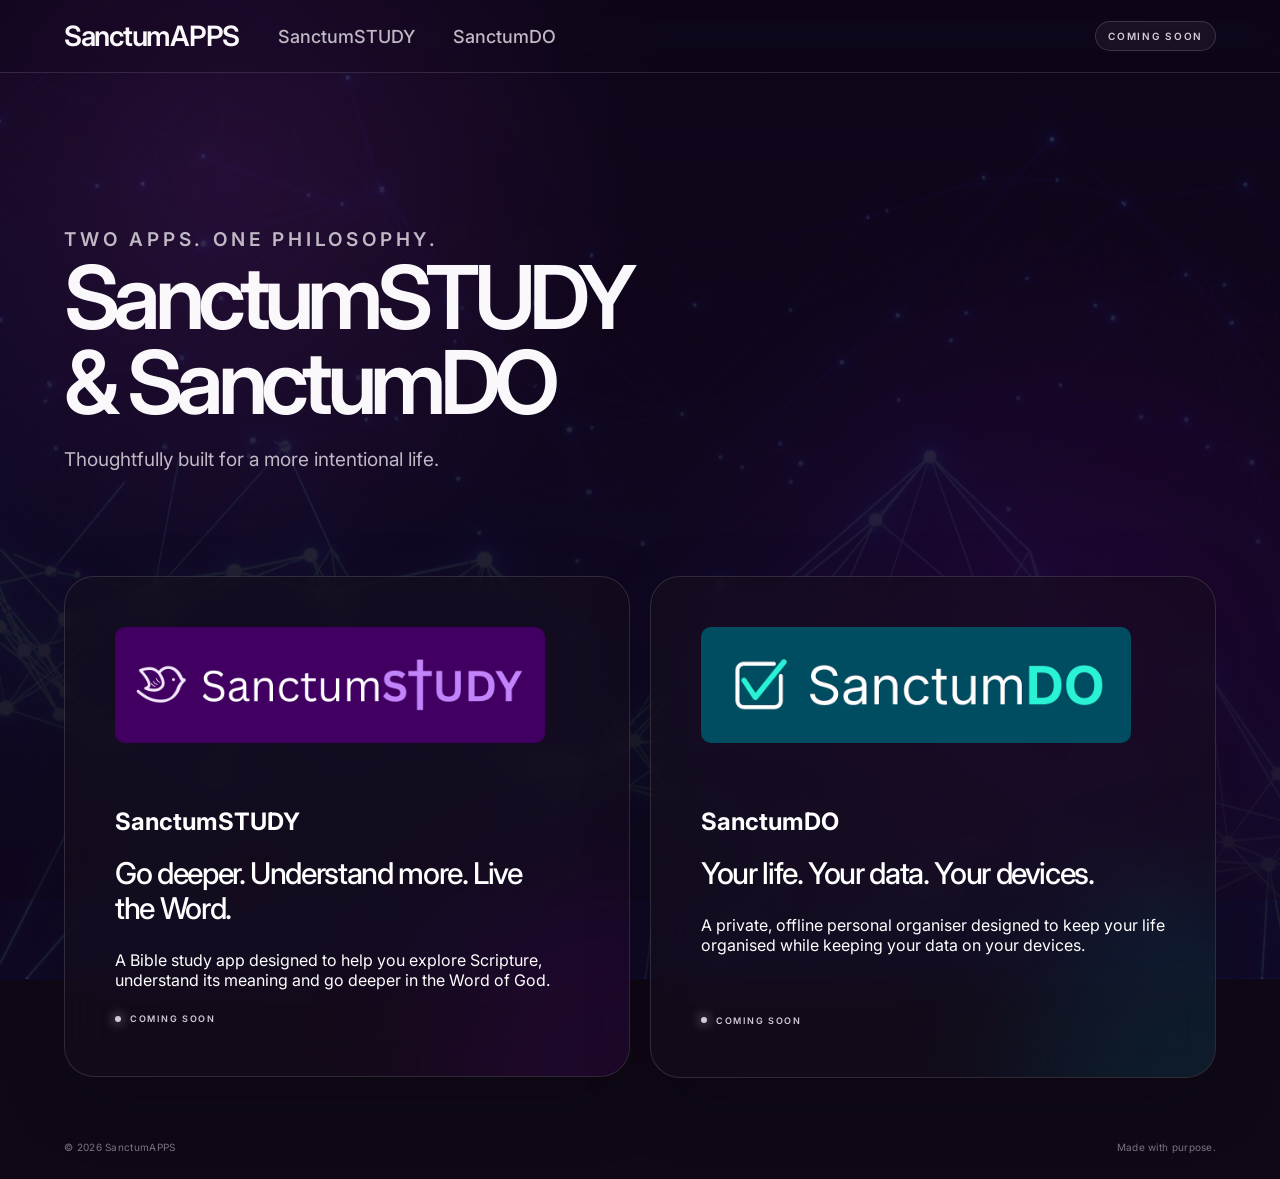
<file: index.html>
<!doctype html>
<html lang="en">
<head>
  <meta charset="utf-8">
  <meta name="viewport" content="width=device-width, initial-scale=1">
  <meta name="theme-color" content="#180d22">
  <meta name="description" content="Discover SanctumSTUDY, a study app with built-in Artificial Intelligence (AI) designed to help you go deeper into studying the Word of God and SanctumDO, a private offline personal organiser that syncs accross your devices. Coming soon from SanctumAPPS.">

  <meta name="twitter:card" content="summary">
  <meta name="twitter:creator" content="SanctupAPPS">
  <meta name="twitter:title" content="SanctumDO & SanctumSTUDY | Built by SanctumAPPS">
  <meta name="twitter:description" content="Thoughtfully built for a more intentional life.">

  <meta property="og:title" content="SanctumSTUDY & SanctumDO | Built by SanctumAPPS">
  <meta property="og:site_name" content="SanctumAPPS">
  <meta property="og:description" content="Discover SanctumSTUDY, a study app with built-in Artificial Intelligence (AI) designed to help you go deeper into studying the Word of God and SanctumDO, a private offline personal organiser that syncs accross your devices. Coming soon from SanctumAPPS.">
  <meta property="og:type" content="website">
  <meta property="og:url" content="https://www.sanctumapps.com/">
  <meta property="og:image" content="https://www.sanctumapps.com/assets/images/og-image.jpg">
  <meta property="og:image:alt" content="SanctumAPPS - SanctumSTUDY & SanctumDO">
  <meta property="og:image:type" content="image/jpeg">
  <meta property="og:image:width" content="1200">
  <meta property="og:image:height" content="630">
  <meta property="og:image:secure_url" content="https://www.sanctumapps.com/assets/images/og-image.jpg">

  <title>SanctumAPPS | SanctumSTUDY & SanctumDO</title>

  <link rel="preconnect" href="https://fonts.googleapis.com">
  <link rel="preconnect" href="https://fonts.gstatic.com" crossorigin>
  <link href="https://fonts.googleapis.com/css2?family=Inter:wght@400;500;600;700&display=swap" rel="stylesheet">

  <link rel="canonical" href="https://www.sanctumapps.com" />

  <link rel="shortcut icon" href="https://sanctumapps.com/favicon.ico" type="image/x-icon" />
  <link rel="mask-icon" href="https://sanctumapps.com/favicon.svg" color="#410061" />

  <link rel="stylesheet" href="./css/styles.css">

  <script type="application/ld+json">
  {
    "@context": "https://schema.org",
    "@graph": [
      {
        "@type": "Organization",
        "name": "SanctumAPPS",
        "url": "https://www.sanctumapps.com/"
      },
      {
        "@type": "SoftwareApplication",
        "name": "SanctumSTUDY",
        "applicationCategory": "EducationalApplication",
        "description": "A Bible study app with built in AI tools designed to help you explore Scripture, understand its meaning and grow deeper in your faith.",
        "operatingSystem": "Android, iOS",
        "brand": {
          "@type": "Brand",
          "name": "Sanctum"
        }
      },      
      {
        "@type": "SoftwareApplication",
        "name": "SanctumDO",
        "applicationCategory": "ProductivityApplication",
        "description": "A private, offline personal organiser designed to keep your life organised while keeping your data on your own devices.",
        "operatingSystem": "Android, iOS, Windows",
        "brand": {
          "@type": "Brand",
          "name": "Sanctum"
        }
      }
    ]
  }
  </script>

</head>

<body class="homepage">
  <div class="page">

    <header class="site-header">
      <div class="header-inner">

        <nav class="main-nav" aria-label="Main navigation">
          <a href="/" class="nav-brand">SanctumAPPS</a>
          <a href="/SanctumSTUDY/" class="nav-link">SanctumSTUDY</a>
          <a href="/SanctumDO/" class="nav-link">SanctumDO</a>
        </nav>

        <div class="header-status">Coming soon</div>

        <button class="menu-toggle" aria-label="Open menu" aria-expanded="false">
          <span></span>
          <span></span>
          <span></span>
        </button>

      </div>
    </header>

    <div class="mobile-menu">
      <button class="mobile-menu-close" aria-label="Close menu">&times;</button>

      <nav aria-label="Mobile navigation">
        <a href="/" class="nav-brand">SanctumAPPS</a>
        <a href="/SanctumSTUDY/" class="nav-link">SanctumSTUDY</a>
        <a href="/SanctumDO/" class="nav-link">SanctumDO</a>
      </nav>

      <div class="mobile-menu-status">Coming soon</div>
    </div>

    <main>
      <section class="intro">
        <p class="eyebrow">Two apps. One philosophy.</p>
        <h1>SanctumSTUDY & SanctumDO</h1>
        <p>Thoughtfully built for a more intentional life.</p>
      </section>

      <section class="apps" aria-label="Sanctum apps">
        <a href="./SanctumSTUDY/" class="whitelink">
          <article class="app study">
            <div class="logo-wrap"><img src="./assets/images/logos/SanctumSTUDY-logo.png" alt="SanctumSTUDY"></div>
            <div class="details">
              <h2>SanctumSTUDY</h2>
              <p class="tagline">Go deeper. Understand more. Live the Word.</p>
              <p>A Bible study app designed to help you explore Scripture, understand its meaning and go deeper in the Word of God.</p>
              <div class="status">Coming soon</div>
            </div>
          </article>
        </a>
        <a href="./SanctumDO/" class="whitelink">
          <article class="app do">
            <div class="logo-wrap"><img src="./assets/images/logos/SanctumDO-logo.png" alt="SanctumDO"></div>
            <div class="details">
              <h2>SanctumDO</h2>
              <p class="tagline">Your life. Your data. Your devices.</p>
              <p>A private, offline personal organiser designed to keep your life organised while keeping your data on your devices.</p>
              <p> &nbsp; </p>
              <div class="status">Coming soon</div>
            </div>
          </article>
        </a>
      </section>
    </main>

    <footer>
      <span>© 2026 SanctumAPPS &nbsp;</span>
      <span> &nbsp; Made with purpose.</span>
    </footer>
  </div>

  <script>
    const menuToggle = document.querySelector('.menu-toggle');
    const mobileMenu = document.querySelector('.mobile-menu');
    const menuClose = document.querySelector('.mobile-menu-close');

    menuToggle.addEventListener('click', () => {
      mobileMenu.classList.add('open');
      menuToggle.setAttribute('aria-expanded', 'true');
      document.body.classList.add('menu-open');
    });

    menuClose.addEventListener('click', () => {
      mobileMenu.classList.remove('open');
      menuToggle.setAttribute('aria-expanded', 'false');
      document.body.classList.remove('menu-open');
    });

    mobileMenu.querySelectorAll('a').forEach(link => {
      link.addEventListener('click', () => {
        mobileMenu.classList.remove('open');
        menuToggle.setAttribute('aria-expanded', 'false');
        document.body.classList.remove('menu-open');
      });
    });
  </script>
    
</body>

</html>
</file>
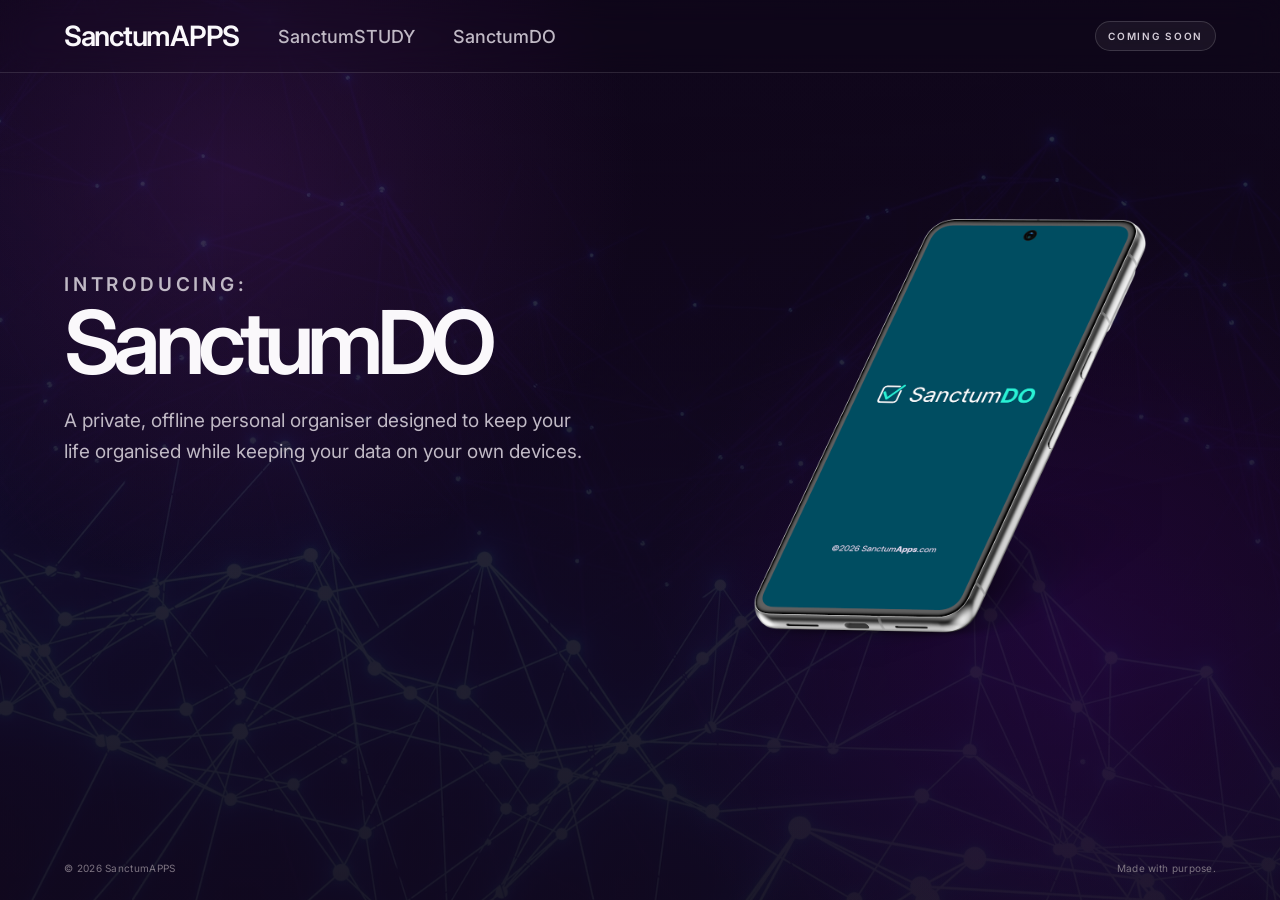
<file: SanctumDO/index.html>
<!doctype html>
<html lang="en">
<head>
  <meta charset="utf-8">
  <meta name="viewport" content="width=device-width, initial-scale=1">
  <meta name="theme-color" content="#180d22">
  <meta name="description" content="Discover SanctumSTUDY, a study app with built-in Artificial Intelligence (AI) designed to help you go deeper into studying the Word of God and SanctumDO, a private offline personal organiser that syncs accross your devices. Coming soon from SanctumAPPS.">

  <meta name="twitter:card" content="summary">
  <meta name="twitter:creator" content="SanctupAPPS">
  <meta name="twitter:title" content="SanctumDO & SanctumSTUDY | Built by SanctumAPPS">
  <meta name="twitter:description" content="Thoughtfully built for a more intentional life.">

  <meta property="og:title" content="SanctumDO & SanctumSTUDY | Built by SanctumAPPS">
  <meta property="og:site_name" content="SanctumAPPS">
  <meta property="og:description" content="Discover SanctumSTUDY, a study app with built-in Artificial Intelligence (AI) designed to help you go deeper into studying the Word of God and SanctumDO, a private offline personal organiser that syncs accross your devices. Coming soon from SanctumAPPS.">
  <meta property="og:type" content="website">
  <meta property="og:url" content="https://www.sanctumapps.com">

  <title>SanctumAPPS | SanctumDO</title>

  <link rel="preconnect" href="https://fonts.googleapis.com">
  <link rel="preconnect" href="https://fonts.gstatic.com" crossorigin>
  <link href="https://fonts.googleapis.com/css2?family=Inter:wght@400;500;600;700&display=swap" rel="stylesheet">

  <link rel="canonical" href="https://www.sanctumapps.com" />

  <link rel="shortcut icon" href="https://sanctumapps.com/favicon.ico" type="image/x-icon" />
  <link rel="mask-icon" href="https://sanctumapps.com/favicon.svg" color="#410061" />

  <link rel="stylesheet" href="../css/styles.css">

  <script type="application/ld+json">
  {
    "@context": "https://schema.org",
    "@graph": [
      {
        "@type": "Organization",
        "name": "SanctumAPPS",
        "url": "https://www.sanctumapps.com/"
      },
      {
        "@type": "SoftwareApplication",
        "name": "SanctumSTUDY",
        "applicationCategory": "EducationalApplication",
        "description": "A Bible study app with built in AI tools designed to help you explore Scripture, understand its meaning and grow deeper in your faith.",
        "operatingSystem": "Android, iOS",
        "brand": {
          "@type": "Brand",
          "name": "Sanctum"
        }
      },      
      {
        "@type": "SoftwareApplication",
        "name": "SanctumDO",
        "applicationCategory": "ProductivityApplication",
        "description": "A private, offline personal organiser designed to keep your life organised while keeping your data on your own devices.",
        "operatingSystem": "Android, iOS, Windows",
        "brand": {
          "@type": "Brand",
          "name": "Sanctum"
        }
      }
    ]
  }
  </script>
</head>

<body>
  <div class="page">

    <header class="site-header">
      <div class="header-inner">

        <nav class="main-nav" aria-label="Main navigation">
          <a href="/" class="nav-brand">SanctumAPPS</a>
          <a href="/SanctumSTUDY/" class="nav-link">SanctumSTUDY</a>
          <a href="/SanctumDO/" class="nav-link">SanctumDO</a>
        </nav>

        <div class="header-status">Coming soon</div>

        <button class="menu-toggle" aria-label="Open menu" aria-expanded="false">
          <span></span>
          <span></span>
          <span></span>
        </button>

      </div>
    </header>

    <div class="mobile-menu">
      <button class="mobile-menu-close" aria-label="Close menu">&times;</button>

      <nav aria-label="Mobile navigation">
        <a href="/" class="nav-brand">SanctumAPPS</a>
        <a href="/SanctumSTUDY/" class="nav-link">SanctumSTUDY</a>
        <a href="/SanctumDO/" class="nav-link">SanctumDO</a>
      </nav>

      <div class="mobile-menu-status">Coming soon</div>
    </div>

    <main>
      <div class="hero">
        <section class="intro">
          <p class="eyebrow">Introducing:</p>
          <h1>SanctumDO</h1>
          <p>A private, offline personal organiser designed to keep your life organised while keeping your data on your own devices.</p>
        </section>

        <section class="intro-image">
          <img src="../assets/images/previews/SanctumDO/launch-preview-raised.png" alt="SanctumSTUDY Preview">
        </section>
      </div>
    </main>

    <footer>
      <span>© 2026 SanctumAPPS &nbsp;</span>
      <span> &nbsp; Made with purpose.</span>
    </footer>
  </div>

  <script>
    const menuToggle = document.querySelector('.menu-toggle');
    const mobileMenu = document.querySelector('.mobile-menu');
    const menuClose = document.querySelector('.mobile-menu-close');

    menuToggle.addEventListener('click', () => {
      mobileMenu.classList.add('open');
      menuToggle.setAttribute('aria-expanded', 'true');
      document.body.classList.add('menu-open');
    });

    menuClose.addEventListener('click', () => {
      mobileMenu.classList.remove('open');
      menuToggle.setAttribute('aria-expanded', 'false');
      document.body.classList.remove('menu-open');
    });

    mobileMenu.querySelectorAll('a').forEach(link => {
      link.addEventListener('click', () => {
        mobileMenu.classList.remove('open');
        menuToggle.setAttribute('aria-expanded', 'false');
        document.body.classList.remove('menu-open');
      });
    });
  </script>

</body>
</html>
</file>
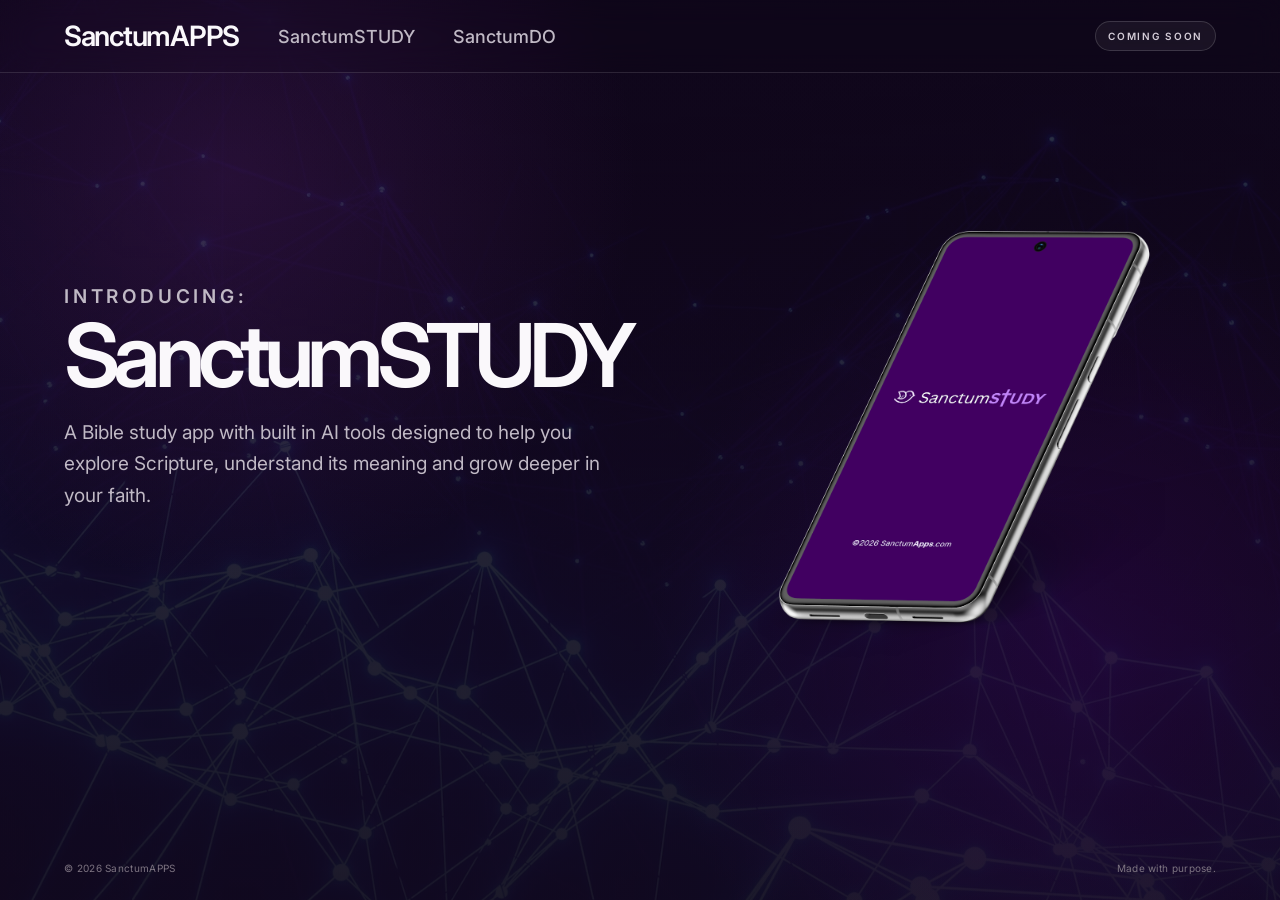
<file: SanctumSTUDY/index.html>
<!doctype html>
<html lang="en">
<head>
  <meta charset="utf-8">
  <meta name="viewport" content="width=device-width, initial-scale=1">
  <meta name="theme-color" content="#180d22">
  <meta name="description" content="Discover SanctumSTUDY, a study app with built-in Artificial Intelligence (AI) designed to help you go deeper into studying the Word of God and SanctumDO, a private offline personal organiser that syncs accross your devices. Coming soon from SanctumAPPS.">

  <meta name="twitter:card" content="summary">
  <meta name="twitter:creator" content="SanctupAPPS">
  <meta name="twitter:title" content="SanctumDO & SanctumSTUDY | Built by SanctumAPPS">
  <meta name="twitter:description" content="Thoughtfully built for a more intentional life.">

  <meta property="og:title" content="SanctumDO & SanctumSTUDY | Built by SanctumAPPS">
  <meta property="og:site_name" content="SanctumAPPS">
  <meta property="og:description" content="Discover SanctumSTUDY, a study app with built-in Artificial Intelligence (AI) designed to help you go deeper into studying the Word of God and SanctumDO, a private offline personal organiser that syncs accross your devices. Coming soon from SanctumAPPS.">
  <meta property="og:type" content="website">
  <meta property="og:url" content="https://www.sanctumapps.com">

  <title>SanctumAPPS | SanctumSTUDY</title>

  <link rel="preconnect" href="https://fonts.googleapis.com">
  <link rel="preconnect" href="https://fonts.gstatic.com" crossorigin>
  <link href="https://fonts.googleapis.com/css2?family=Inter:wght@400;500;600;700&display=swap" rel="stylesheet">

  <link rel="canonical" href="https://www.sanctumapps.com" />

  <link rel="shortcut icon" href="https://sanctumapps.com/favicon.ico" type="image/x-icon" />
  <link rel="mask-icon" href="https://sanctumapps.com/favicon.svg" color="#410061" />

  <link rel="stylesheet" href="../css/styles.css">

  <script type="application/ld+json">
  {
    "@context": "https://schema.org",
    "@graph": [
      {
        "@type": "Organization",
        "name": "SanctumAPPS",
        "url": "https://www.sanctumapps.com/"
      },
      {
        "@type": "SoftwareApplication",
        "name": "SanctumSTUDY",
        "applicationCategory": "EducationalApplication",
        "description": "A Bible study app with built in AI tools designed to help you explore Scripture, understand its meaning and grow deeper in your faith.",
        "operatingSystem": "Android, iOS",
        "brand": {
          "@type": "Brand",
          "name": "Sanctum"
        }
      },      
      {
        "@type": "SoftwareApplication",
        "name": "SanctumDO",
        "applicationCategory": "ProductivityApplication",
        "description": "A private, offline personal organiser designed to keep your life organised while keeping your data on your own devices.",
        "operatingSystem": "Android, iOS, Windows",
        "brand": {
          "@type": "Brand",
          "name": "Sanctum"
        }
      }
    ]
  }
  </script>
</head>

<body>
  <div class="page">

    <header class="site-header">
      <div class="header-inner">

        <nav class="main-nav" aria-label="Main navigation">
          <a href="/" class="nav-brand">SanctumAPPS</a>
          <a href="/SanctumSTUDY/" class="nav-link">SanctumSTUDY</a>
          <a href="/SanctumDO/" class="nav-link">SanctumDO</a>
        </nav>

        <div class="header-status">Coming soon</div>

        <button class="menu-toggle" aria-label="Open menu" aria-expanded="false">
          <span></span>
          <span></span>
          <span></span>
        </button>

      </div>
    </header>

    <div class="mobile-menu">
      <button class="mobile-menu-close" aria-label="Close menu">&times;</button>

      <nav aria-label="Mobile navigation">
        <a href="/" class="nav-brand">SanctumAPPS</a>
        <a href="/SanctumSTUDY/" class="nav-link">SanctumSTUDY</a>
        <a href="/SanctumDO/" class="nav-link">SanctumDO</a>
      </nav>

      <div class="mobile-menu-status">Coming soon</div>
    </div>

    <main>
      <div class="hero">
        <section class="intro">
          <p class="eyebrow">Introducing:</p>
          <h1>SanctumSTUDY</h1>
          <p>A Bible study app with built in AI tools designed to help you explore Scripture, understand its meaning and grow deeper in your faith.</p>
        </section>

        <section class="intro-image">
          <img src="../assets/images/previews/SanctumSTUDY/launch-preview-raised.png" alt="SanctumSTUDY Preview">
        </section>
      </div>
    </main>

    <footer>
      <span>© 2026 SanctumAPPS &nbsp;</span>
      <span> &nbsp; Made with purpose.</span>
    </footer>
  </div>

  <script>
    const menuToggle = document.querySelector('.menu-toggle');
    const mobileMenu = document.querySelector('.mobile-menu');
    const menuClose = document.querySelector('.mobile-menu-close');

    menuToggle.addEventListener('click', () => {
      mobileMenu.classList.add('open');
      menuToggle.setAttribute('aria-expanded', 'true');
      document.body.classList.add('menu-open');
    });

    menuClose.addEventListener('click', () => {
      mobileMenu.classList.remove('open');
      menuToggle.setAttribute('aria-expanded', 'false');
      document.body.classList.remove('menu-open');
    });

    mobileMenu.querySelectorAll('a').forEach(link => {
      link.addEventListener('click', () => {
        mobileMenu.classList.remove('open');
        menuToggle.setAttribute('aria-expanded', 'false');
        document.body.classList.remove('menu-open');
      });
    });
  </script>

</body>
</html>
</file>
<file: css/styles.css>
:root {
  --bg: #180d22;
  --bg-deep: #100816;
  --text: #faf8fb;
  --muted: #c0b9c5;
  --study: #410061;
  --do: #004d61;
  --line: rgba(255,255,255,.13);
}

* {
  box-sizing: border-box;
}

html {
  min-height: 100%;
  background: var(--bg-deep);
}

body {
  margin: 0;
  min-height: 100vh;
  font-family: Inter, system-ui, sans-serif;
  color: var(--text);
  background: var(--bg-deep);
  -webkit-font-smoothing: antialiased;
  overflow-x: hidden;
}

/* --------------------------------------------------
   Background
-------------------------------------------------- */

body::before {
  content: "";
  position: fixed;
  z-index: 0;
  inset: -7%;
  background:
    linear-gradient(rgba(24,13,34,.78), rgba(24,13,34,.88)),
    url("../assets/images/background.avif")
    center / cover no-repeat;
  filter: saturate(.82) contrast(1.05);
  transform: scale(1.03);
}

body::after {
  content: "";
  position: fixed;
  z-index: 0;
  inset: 0;
  background:
    radial-gradient(
      circle at 18% 20%,
      rgba(118,45,145,.22),
      transparent 32%
    ),
    radial-gradient(
      circle at 84% 72%,
      rgba(65,0,97,.30),
      transparent 34%
    ),
    linear-gradient(
      180deg,
      rgba(24,13,34,.10),
      rgba(16,8,22,.40)
    );
  pointer-events: none;
}

/* --------------------------------------------------
   Page
-------------------------------------------------- */

.page {
  position: relative;
  z-index: 1;
  min-height: 100vh;
  padding: 102px clamp(22px,5vw,72px) 26px;
  display: flex;
  flex-direction: column;
}

main,
footer {
  width: 100%;
  max-width: 1320px;
  margin-inline: auto;
}

/* --------------------------------------------------
   Header
-------------------------------------------------- */

.site-header {
  position: fixed;
  top: 0;
  left: 0;
  z-index: 1000;

  width: 100%;
  margin: 0;

  background: rgba(16,8,22,.15);
  border-bottom: 1px solid rgba(255,255,255,.12);

  backdrop-filter: blur(16px);
  -webkit-backdrop-filter: blur(16px);
}

.header-inner {
  width: 100%;
  max-width: 1320px;
  min-height: 72px;
  margin-inline: auto;
  padding: 0 clamp(22px,5vw,72px);

  display: flex;
  align-items: center;
  justify-content: space-between;
  gap: 30px;
}

.main-nav {
  display: flex;
  align-items: center;
  gap: clamp(22px,3vw,42px);
}

.main-nav a {
  color: var(--text);
  text-decoration: none;
  transition: color .25s ease, opacity .25s ease;
}

.nav-brand {
  font-size: 28px;
  font-weight: 600;
  letter-spacing: -.045em;
}

.nav-link {
  color: var(--muted) !important;
  font-size: 18px;
  font-weight: 500;
}

.main-nav a:hover {
  color: #fff !important;
}

.header-status {
  flex-shrink: 0;

  padding: 8px 12px;

  border: 1px solid rgba(255,255,255,.15);
  border-radius: 999px;

  background: rgba(255,255,255,.055);
  backdrop-filter: blur(14px);

  color: #d4cdd8;

  font-size: 10px;
  font-weight: 600;
  letter-spacing: .17em;
  text-transform: uppercase;
}

/* --------------------------------------------------
   Main / Hero
-------------------------------------------------- */

main {
  margin-block: auto;
  padding: 8vh 0 7vh;
}

.hero {
  display: grid;
  grid-template-columns: 1fr 1fr;
  gap: clamp(40px,6vw,100px);
  align-items: start;
  margin-bottom: clamp(44px,7vw,82px);
}

.intro {
  width: 100%;
  max-width: 760px;
  margin: 0;
  padding-top: 50px;
}

.homepage .intro {
  padding-bottom: 100px;
}

.intro-image {
  width: 100%;
  display: flex;
  align-items: center;
  justify-content: center;
}

.intro-image img {
  display: block;
  width: 80%;
  max-width: 600px;
  height: auto;
  border-radius: 24px;
  object-fit: cover;
}

/* --------------------------------------------------
   Typography
-------------------------------------------------- */

.eyebrow {
  margin: 0 0 17px;

  color: #d2a7df;

  font-size: 10px;
  font-weight: 600;
  letter-spacing: .2em;
  text-transform: uppercase;
}

h1 {
  margin: 0 0 20px;

  font-size: clamp(45px,7.3vw,88px);
  line-height: .96;
  letter-spacing: -.075em;
  font-weight: 600;
  text-wrap: balance;
}

.intro p {
  margin: 0;
  max-width: 600px;

  color: var(--muted);

  font-size: clamp(16px,2vw,19px);
  line-height: 1.65;
}

/* --------------------------------------------------
   App Cards
-------------------------------------------------- */

.apps {
  display: grid;
  grid-template-columns: repeat(2,minmax(0,1fr));
  gap: 20px;
}

.app {
  position: relative;

  min-height: 450px;
  padding: clamp(28px,4vw,50px);

  border: 1px solid var(--line);
  border-radius: 30px;

  overflow: hidden;
  isolation: isolate;

  display: flex;
  flex-direction: column;
  justify-content: space-between;

  background: rgba(22,13,27,.62);
  backdrop-filter: blur(20px) saturate(120%);

  box-shadow: 0 25px 70px rgba(0,0,0,.18);

  transition:
    transform .4s cubic-bezier(.2,.8,.2,1),
    border-color .4s ease,
    box-shadow .4s ease;
}

.app::before {
  content: "";
  position: absolute;
  z-index: -1;

  width: 360px;
  height: 360px;

  right: -160px;
  bottom: -180px;

  border-radius: 50%;

  filter: blur(65px);
  opacity: .25;

  transition:
    transform .55s ease,
    opacity .4s ease;
}

.app.do::before {
  background: var(--do);
}

.app.study::before {
  background: var(--study);
}

.app:hover {
  transform: translateY(-9px) scale(1.012);

  border-color: rgba(255,255,255,.25);

  box-shadow: 0 35px 90px rgba(0,0,0,.32);
}

.app:hover::before {
  transform: scale(1.5);
  opacity: .42;
}

.logo-wrap {
  position: relative;
  z-index: 1;

  width: min(100%,430px);
}

.logo-wrap img {
  display: block;
  width: 100%;
  height: auto;
  border-radius: 10px;
}

.details {
  position: relative;
  z-index: 1;
  padding-top: 45px;
}

.whitelink {
  color: #fff;
  text-decoration: none;
}

/* --------------------------------------------------
   App Card Typography
-------------------------------------------------- */

.tagline {
  margin: 0 0 24px;
  max-width: 440px;

  font-size: clamp(20px,3vw,30px);
  line-height: 1.16;
  letter-spacing: -.045em;
  font-weight: 500;
}

.status {
  display: inline-flex;
  align-items: center;
  gap: 9px;

  color: #d1cbd4;

  font-size: 9px;
  font-weight: 600;
  letter-spacing: .19em;
  text-transform: uppercase;
}

.status::before {
  content: "";

  width: 6px;
  height: 6px;

  border-radius: 50%;

  background: currentColor;
  box-shadow: 0 0 12px currentColor;
}

/* --------------------------------------------------
   Features
-------------------------------------------------- */

.features {
  display: grid;
  grid-template-columns: repeat(2,minmax(0,1fr));
  gap: 20px;
  width: 100%;
}

.feature {
  position: relative;

  min-height: 420px;

  border: 1px solid var(--line);
  border-radius: 30px;

  overflow: hidden;
  isolation: isolate;

  background: rgba(22,13,27,.62);
  backdrop-filter: blur(20px) saturate(120%);

  box-shadow: 0 25px 70px rgba(0,0,0,.18);

  transition:
    transform .4s cubic-bezier(.2,.8,.2,1),
    border-color .4s ease,
    box-shadow .4s ease;
}

.feature::before {
  content: "";
  position: absolute;
  z-index: -1;

  width: 300px;
  height: 300px;

  right: -140px;
  bottom: -150px;

  border-radius: 50%;

  background: var(--study);
  filter: blur(65px);
  opacity: .22;

  transition:
    transform .55s ease,
    opacity .4s ease;
}

.feature:hover {
  transform: translateY(-7px);

  border-color: rgba(255,255,255,.25);

  box-shadow: 0 35px 90px rgba(0,0,0,.30);
}

.feature:hover::before {
  transform: scale(1.4);
  opacity: .38;
}

.feature-image {
  width: 100%;
  height: 230px;

  overflow: hidden;

  background: rgba(0,0,0,.15);
}

.feature-image img {
  display: block;

  width: 100%;
  height: 100%;

  object-fit: cover;

  transition:
    transform .6s cubic-bezier(.2,.8,.2,1);
}

.feature:hover .feature-image img {
  transform: scale(1.04);
}

.feature-content {
  position: relative;
  z-index: 1;

  padding: 28px clamp(26px,3vw,40px) 32px;
}

.feature-content h2 {
  margin: 0 0 10px;

  font-size: clamp(22px,2.5vw,30px);
  line-height: 1.1;
  letter-spacing: -.05em;
  font-weight: 500;
}

.feature-content p {
  margin: 0;
  max-width: 500px;

  color: var(--muted);

  font-size: 15px;
  line-height: 1.6;
}

/* --------------------------------------------------
   Footer
-------------------------------------------------- */

footer {
  display: flex;
  justify-content: space-between;

  color: #7e7582;

  font-size: 10px;
  letter-spacing: .03em;
}

footer a {
  color: inherit;
  text-decoration: none;
}

/* --------------------------------------------------
   Mobile Menu
-------------------------------------------------- */

.menu-toggle,
.mobile-menu {
  display: none;
}

/* --------------------------------------------------
   Mobile
-------------------------------------------------- */

@media (max-width: 760px) {

  .page {
    padding-top: 102px;
  }

  main {
    padding-top: 11vh;
  }

  /* Keep SanctumAPPS visible in the header */
  .main-nav {
    display: flex;
  }

  .main-nav .nav-link {
    display: none;
  }

  .nav-brand {
    display: block;
    font-size: 22px;
  }

  .header-status {
    display: none;
  }

  .header-inner {
    min-height: 72px;
    padding: 0 22px;
  }

  /* Hamburger */

  .menu-toggle {
    display: flex;

    width: 48px;
    height: 48px;

    padding: 0;
    margin-left: auto;

    align-items: center;
    justify-content: center;
    flex-direction: column;
    gap: 5px;

    border: 1px solid rgba(255,255,255,.15);
    border-radius: 12px;

    background: rgba(255,255,255,.055);
    backdrop-filter: blur(14px);

    cursor: pointer;
  }

  .menu-toggle span {
    display: block;

    width: 20px;
    height: 2px;

    border-radius: 2px;

    background: var(--text);
  }

  /* Full-screen menu */

  .mobile-menu {
    position: fixed;
    inset: 0;
    z-index: 2000;

    display: flex;

    flex-direction: column;
    justify-content: center;
    align-items: center;

    background: rgba(16,8,22,.94);

    backdrop-filter: blur(25px);
    -webkit-backdrop-filter: blur(25px);

    opacity: 0;
    visibility: hidden;
    pointer-events: none;

    transition:
      opacity .3s ease,
      visibility .3s ease;
  }

  .mobile-menu.open {
    opacity: 1;
    visibility: visible;
    pointer-events: auto;
  }

  /* Close button */

  .mobile-menu-close {
    position: absolute;

    top: 18px;
    right: 22px;

    width: 48px;
    height: 48px;

    border: 1px solid rgba(255,255,255,.15);
    border-radius: 12px;

    background: rgba(255,255,255,.055);

    color: var(--text);

    font-family: inherit;
    font-size: 32px;
    font-weight: 300;
    line-height: 1;

    cursor: pointer;
  }

  /* Menu links */

  .mobile-menu nav {
    display: flex;

    flex-direction: column;
    align-items: center;

    gap: 26px;
  }

  .mobile-menu nav a {
    color: var(--text);
    text-decoration: none;

    font-size: clamp(28px,8vw,42px);
    font-weight: 500;
    letter-spacing: -.055em;

    transition: color .25s ease;
  }

  .mobile-menu nav a:hover {
    color: #d2a7df;
  }

  .mobile-menu nav a:first-child {
    font-weight: 600;
  }

  /* Mobile menu status */

  .mobile-menu-status {
    margin-top: 55px;

    padding: 8px 12px;

    border: 1px solid rgba(255,255,255,.15);
    border-radius: 999px;

    background: rgba(255,255,255,.055);

    color: #d4cdd8;

    font-size: 10px;
    font-weight: 600;
    letter-spacing: .17em;
    text-transform: uppercase;
  }

  body.menu-open {
    overflow: hidden;
  }

  /* Hero */

  .hero {
    grid-template-columns: 1fr;
    gap: 40px;
  }

  .intro-image {
    order: 2;
  }

  /* Apps */

  .apps {
    grid-template-columns: 1fr;
  }

  .app {
    min-height: 390px;
  }

  /* Features */

  .features {
    grid-template-columns: 1fr;
  }

  /* Footer */

  footer {
    justify-content: center;
  }
}

/* --------------------------------------------------
   Reduced Motion
-------------------------------------------------- */

@media (prefers-reduced-motion: reduce) {

  .app,
  .app::before,
  .feature,
  .feature::before,
  .feature-image img {
    transition: none;
  }

  .app:hover,
  .feature:hover {
    transform: none;
  }

  .feature:hover .feature-image img {
    transform: none;
  }
}
</file>
